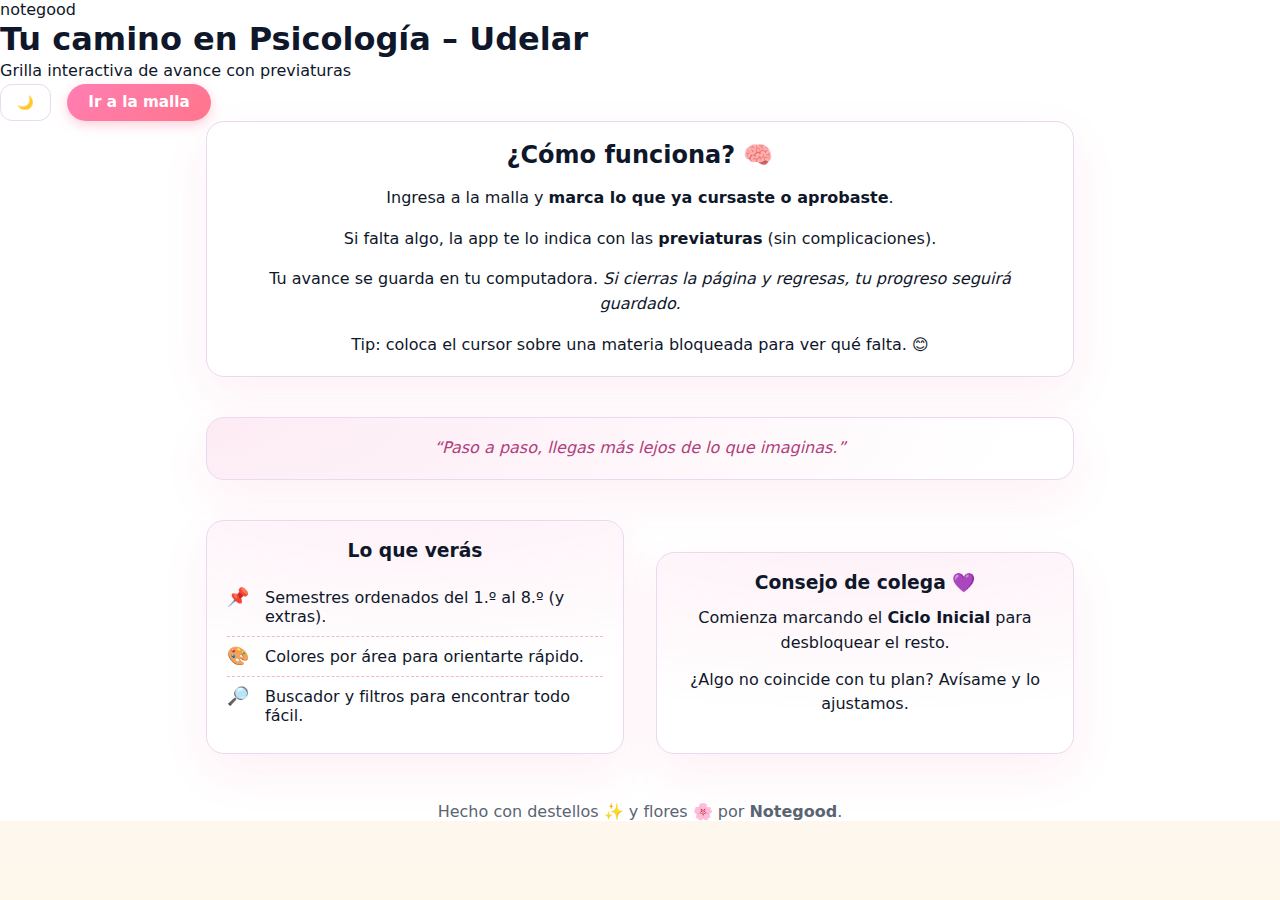
<file: index.html>
<!doctype html>
<html lang="es">
<head>
  <meta charset="utf-8" />
  <meta name="viewport" content="width=device-width, initial-scale=1" />
  <title>Tu camino en Psicología – Udelar</title>
  <link rel="stylesheet" href="css/style.css" />
</head>
<body>
  <!-- Decoración sutil (también con parallax) -->
  <div class="bg-decor" aria-hidden="true">
    <span class="sparkle s1"></span>
    <span class="sparkle s2"></span>
    <span class="sparkle s3"></span>
    <span class="petal p1"></span>
    <span class="petal p2"></span>
    <span class="petal p3"></span>
  </div>

  <header class="site-header">
    <div class="brand">
      <span class="brand-badge"><span class="dot"></span>notegood</span>
      <h1>Tu camino en Psicología – Udelar</h1>
      <p class="subtitle">Grilla interactiva de avance con previaturas</p>
    </div>
    <nav class="actions">
      <button id="btn-theme" class="btn btn-ghost" title="Cambiar tema">🌙</button>
      <a class="btn btn-malla" href="malla.html">Ir a la malla</a>
    </nav>
  </header>

  <main class="container narrow stack-xl">
    <!-- Hero -->
    <section class="card hero-notegood stack-sm center">
      <h2>¿Cómo funciona? 🧠</h2>
      <p>Ingresa a la malla y <strong>marca lo que ya cursaste o aprobaste</strong>.</p>
      <p>Si falta algo, la app te lo indica con las <strong>previaturas</strong> (sin complicaciones).</p>
      <p>Tu avance se guarda en tu computadora. <em>Si cierras la página y regresas, tu progreso seguirá guardado.</em></p>
      <p class="muted">Tip: coloca el cursor sobre una materia bloqueada para ver qué falta. 😊</p>
    </section>

    <!-- Frase motivacional (avance/logro) -->
    <section class="card quote-card center">
      <p class="quote" id="quote-box">“Paso a paso, llegas más lejos de lo que imaginas.”</p>
    </section>

    <!-- Info -->
    <section class="grid-2 stack-lg">
      <article class="card soft-pink center stack-xs">
        <h3>Lo que verás</h3>
        <ul class="icon-list">
          <li><span class="ico">📌</span> Semestres ordenados del 1.º al 8.º (y extras).</li>
          <li><span class="ico">🎨</span> Colores por área para orientarte rápido.</li>
          <li><span class="ico">🔎</span> Buscador y filtros para encontrar todo fácil.</li>
        </ul>
      </article>

      <article class="card soft-pink center stack-xs">
        <h3>Consejo de colega 💜</h3>
        <p>Comienza marcando el <strong>Ciclo Inicial</strong> para desbloquear el resto.</p>
        <p>¿Algo no coincide con tu plan? Avísame y lo ajustamos.</p>
      </article>
    </section>
  </main>

  <footer class="footer center">
    Hecho con destellos ✨ y flores 🌸 por <strong>Notegood</strong>.
  </footer>

  <script type="module">
    // ====== Tema claro/oscuro (emoji) ======
    const KEY = "ng-theme";
    const btn = document.getElementById("btn-theme");
    const saved = localStorage.getItem(KEY) || "light";
    document.documentElement.setAttribute("data-theme", saved);
    btn.textContent = saved === "light" ? "🌙" : "☀️";
    btn.addEventListener("click", () => {
      const current = document.documentElement.getAttribute("data-theme") || "light";
      const next = current === "light" ? "dark" : "light";
      document.documentElement.setAttribute("data-theme", next);
      localStorage.setItem(KEY, next);
      btn.textContent = next === "light" ? "🌙" : "☀️";
    });

    // ====== Parallax en scroll (fluido) ======
    const root = document.documentElement;
    const onScroll = () => {
      // Valores pequeños para movimiento sutil
      const y = window.scrollY || window.pageYOffset;
      root.style.setProperty('--scrollY', y.toString());
      root.style.setProperty('--parallax-strong', (y * -0.08) + 'px'); // capa de gradientes
      root.style.setProperty('--parallax-soft',   (y * -0.04) + 'px'); // decoraciones
    };
    window.addEventListener('scroll', onScroll, { passive: true });
    onScroll();

    // Frases motivacionales (solo avance/logro)
    const QUOTES = [
      "“Paso a paso, llegas más lejos de lo que imaginas.”",
      "“Pequeños avances constantes construyen grandes logros.”",
      "“Lo que hoy marcas como hecho, mañana es impulso.”",
      "“Sigue sumando: cada materia cuenta.”",
      "“Haz que cada semestre cuente.”"
    ];
    const qbox = document.getElementById("quote-box");
    setInterval(()=>{ qbox.textContent = QUOTES[Math.floor(Math.random()*QUOTES.length)] }, 9000);
  </script>
</body>
</html>
</file>
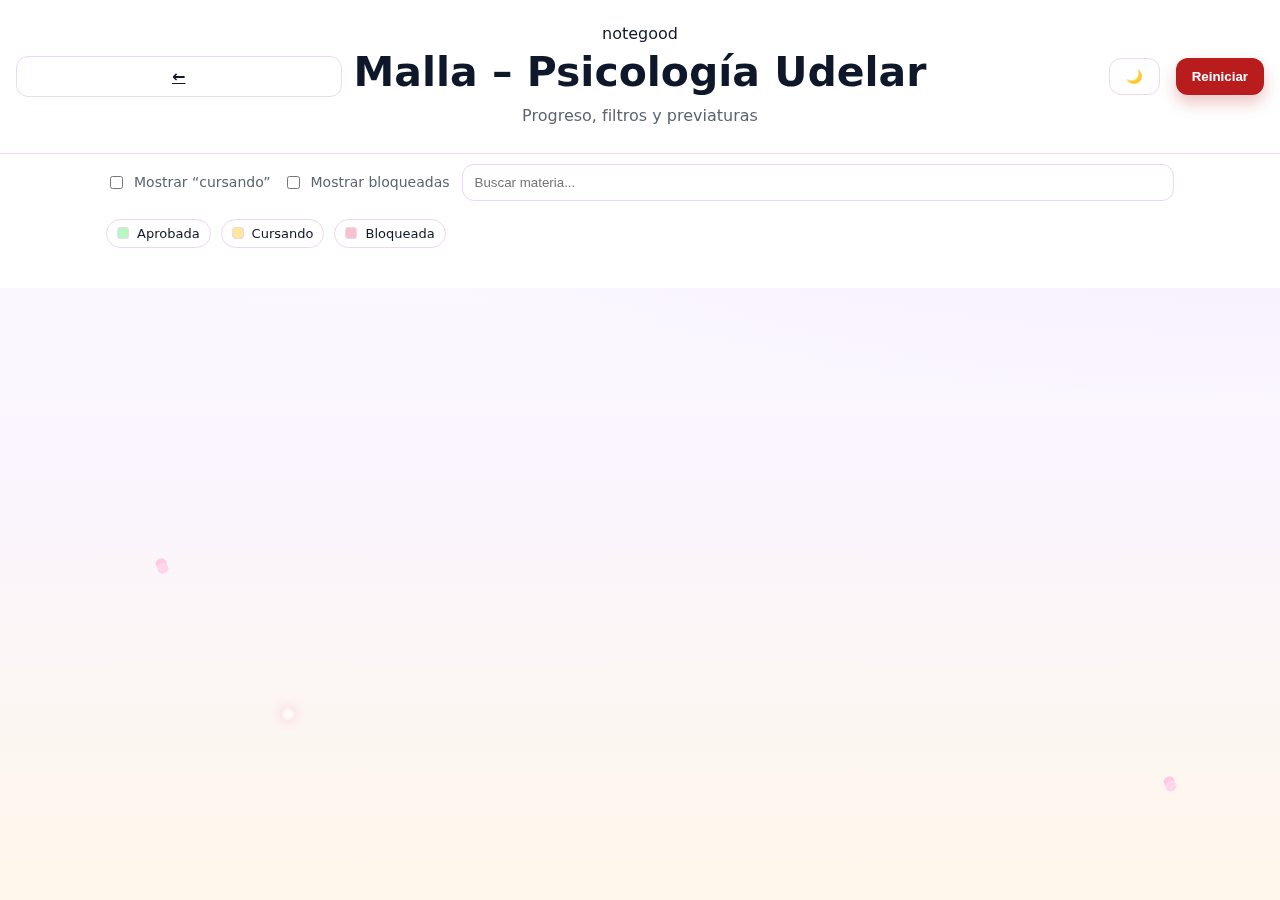
<file: malla.html>
<!-- malla.html -->
<!doctype html>
<html lang="es">
<head>
  <meta charset="utf-8" />
  <meta name="viewport" content="width=device-width, initial-scale=1" />
  <title>Malla – Psicología Udelar</title>
  <link rel="stylesheet" href="css/style.css" />
</head>
<body>
  <!-- Decoración -->
  <div class="bg-decor" aria-hidden="true">
    <span class="sparkle s1"></span>
    <span class="sparkle s2"></span>
    <span class="sparkle s3"></span>
    <span class="petal p1"></span>
    <span class="petal p2"></span>
    <span class="petal p3"></span>
  </div>

  <header class="site-header site-header--center">
    <a class="btn btn-ghost" href="index.html" title="Volver">←</a>

    <div class="brand brand--center">
      <span class="brand-badge"><span class="dot"></span>notegood</span>
      <h1>Malla – Psicología Udelar</h1>
      <p class="subtitle">Progreso, filtros y previaturas</p>
    </div>

    <nav class="actions">
      <button id="btn-theme" class="btn btn-ghost" title="Cambiar tema">🌙</button>
      <button id="btn-reset" class="btn btn-danger" title="Reiniciar progreso">Reiniciar</button>
    </nav>
  </header>

  <main class="container stack-xl">
    <!-- Filtros -->
    <div class="toolbar">
      <label class="switch">
        <input type="checkbox" id="showTaking" />
        <span>Mostrar “cursando”</span>
      </label>

      <label class="switch">
        <input type="checkbox" id="showLocked" />
        <span>Mostrar bloqueadas</span>
      </label>

      <input class="search" id="search" type="search" placeholder="Buscar materia..." />
    </div>

    <!-- Leyenda -->
    <div class="legend">
      <span class="chip"><span class="swatch" style="background:#b7f7c2"></span>Aprobada</span>
      <span class="chip"><span class="swatch" style="background:#ffe69a"></span>Cursando</span>
      <span class="chip"><span class="swatch" style="background:#f7c2cc"></span>Bloqueada</span>
    </div>

    <!-- Grilla -->
    <div class="grid" id="grid"></div>
  </main>

  <script type="module">
    import { initTheme, attachThemeToggle, initParallax } from "./js/theme.js";
    import { initMalla } from "./js/app.js";

    initTheme();
    attachThemeToggle("btn-theme");
    initParallax();
    initMalla(); // carga JSON, renderiza columnas, aplica previaturas
  </script>
</body>
</html>
</file>
<file: css/style.css>
/* ===== TOKENS ===== */
:root{
  --brand:#7c3aed;
  --brand-2:#ec4899;

  --bg:#ffffff;
  --bg-grad-1:#ffffff; 
  --bg-grad-2:#faf5ff; 
  --bg-grad-3:#fff8e6; 

  --card:#ffffff; 
  --text:#0f172a; 
  --muted:#5b6473; 
  --border:#ead9ef;

  --btn:#111827; 
  --btn-fg:#ffffff; 
  --btn-ghost:#ffffff; 
  --btn-ghost-fg:#111827;

  --s-2:8px; --s-3:12px; --s-4:16px; --s-5:20px;
  --s-6:24px; --s-7:28px; --s-8:32px; --s-10:40px; --s-12:48px;

  --ring: 0 0 0 3px color-mix(in oklab, var(--brand-2) 35%, transparent);

  --parallax-strong: 0px;
  --parallax-soft: 0px;
}

/* Tema oscuro */
:root[data-theme="dark"]{
  --bg:#0f1115; --bg-grad-1:#0f1115; --bg-grad-2:#141725; --bg-grad-3:#1a1420;
  --card:#151823; --text:#e8ecf1; --muted:#9aa4b2; --border:#2a2f3d;
  --btn:#1f2433; --btn-fg:#e8ecf1; --btn-ghost:#121622; --btn-ghost-fg:#e8ecf1;
  --ring: 0 0 0 3px color-mix(in oklab, var(--brand) 35%, transparent);
}

/* ===== BASE ===== */
*{box-sizing:border-box}
html,body{
  margin:0; padding:0; color:var(--text);
  font-family:Inter,system-ui,Segoe UI,Roboto,Arial,sans-serif;
  -webkit-font-smoothing:antialiased; text-rendering:optimizeLegibility;
  background: var(--bg);
}
body::before{
  content:""; position:fixed; inset:-12% -12% -12% -12%; z-index:-2; pointer-events:none;
  background:
    radial-gradient(1200px 420px at 12% 0%, color-mix(in oklab, var(--brand-2) 12%, transparent), transparent),
    radial-gradient(1200px 420px at 88% 8%, color-mix(in oklab, var(--brand) 12%, transparent), transparent),
    linear-gradient(180deg, var(--bg-grad-1), var(--bg-grad-2), var(--bg-grad-3));
  background-repeat:no-repeat;
  filter: saturate(1.02);
  transform: translateY(var(--parallax-strong));
  will-change: transform;
}
p{line-height:1.55; margin:0}
h1,h2,h3{margin:0; line-height:1.25}
.center{text-align:center}

/* ===== DECORACIÓN (parallax) ===== */
.bg-decor{position:fixed; inset:0; pointer-events:none; z-index:-1;
  transform: translateY(var(--parallax-soft)); will-change: transform;
}
.sparkle,.petal{position:absolute; filter:blur(.2px); opacity:.65}
.sparkle{
  width:12px;height:12px;border-radius:50%;
  background:radial-gradient(circle, #fff 0 35%, transparent 36%);
  box-shadow:0 0 14px color-mix(in oklab, var(--brand-2) 60%, #fff);
  animation:float 7s ease-in-out infinite;
}
.s1{top:12%; left:8%} .s2{top:28%; right:10%} .s3{bottom:20%; left:22%}
.petal{
  width:16px;height:16px;border-radius:50%; opacity:.85; transform:rotate(25deg);
  background:
    radial-gradient(circle at 60% 60%, #ffd1e8 0 40%, transparent 41%),
    radial-gradient(circle at 40% 40%, #ffc0df 0 40%, transparent 41%);
  animation:float 9s ease-in-out infinite reverse;
}
.p1{top:18%; right:22%} .p2{bottom:12%; right:8%} .p3{top:62%; left:12%}
@keyframes float{0%,100%{transform:translateY(0)} 50%{transform:translateY(-5px)}}

/* ===== LAYOUT ===== */
.container{max-width:1100px; margin:0 auto; padding:0 var(--s-4)}
.narrow{max-width:900px}
.stack-xs > * + *{margin-top:var(--s-3)}
.stack-sm > * + *{margin-top:var(--s-4)}
.stack-md > * + *{margin-top:var(--s-6)}
.stack-lg > * + *{margin-top:var(--s-8)}
.stack-xl > * + *{margin-top:var(--s-10)}

.grid-2{
  display:grid; gap:var(--s-8);
  grid-template-columns: repeat(2, minmax(260px,1fr));
}
@media (max-width: 880px){
  .grid-2{ grid-template-columns: 1fr }
}

/* ===== HEADER CENTRADO ===== */
.site-header--center{
  display: grid;
  grid-template-columns: 1fr auto 1fr;
  align-items: center;
  gap: 12px;
  padding: var(--s-6) var(--s-4);
  border-bottom: 1px solid var(--border);
  backdrop-filter: saturate(1.05) blur(2px);
}
.site-header--center .brand--center{
  text-align: center;
  justify-self: center;
}
.site-header--center .actions{
  justify-self: end;
  display: flex;
  gap: var(--s-4);
  flex-wrap: wrap;
}
.brand--center h1{
  font-size: clamp(24px, 3.2vw, 48px);
  line-height: 1.15;
  margin: 6px 0 2px;
}
.brand--center .subtitle{
  margin-top: var(--s-2);
  color: var(--muted);
  font-weight: 500;
}
@media (max-width: 880px){
  .site-header--center{
    grid-template-columns: 1fr auto;
    grid-template-areas:
      "actions actions"
      "brand   brand";
  }
  .site-header--center .header-spacer{ display:none }
  .site-header--center .actions{ grid-area:actions }
  .site-header--center .brand--center{ grid-area:brand; margin-top: var(--s-4) }
}

/* ===== CARDS ===== */
.card{
  background:var(--card); border:1px solid var(--border); border-radius:18px;
  padding:18px 20px;
  box-shadow:0 18px 50px rgba(246, 44, 125, .07);
}

/* ===== HERO SPOTLIGHT ===== */
.overline{
  display:inline-block; padding:4px 10px; border-radius:999px;
  font-size:12px; font-weight:700; letter-spacing:.04em; text-transform:uppercase;
  color:color-mix(in oklab, var(--text) 70%, #fff0);
  background:linear-gradient(135deg, color-mix(in oklab, var(--brand) 16%, #fff0), color-mix(in oklab, var(--brand-2) 16%, #fff0));
  border:1px solid var(--border);
}
.hero-spotlight{
  position:relative; isolation:isolate; overflow:hidden;
  padding:clamp(22px, 4vw, 44px) clamp(22px, 5vw, 56px);
  background:
    radial-gradient(700px 220px at 50% 12%, color-mix(in oklab, var(--brand-2) 18%, transparent), transparent),
    radial-gradient(1200px 380px at 50% 120%, color-mix(in oklab, var(--brand) 12%, transparent), transparent),
    var(--card);
  box-shadow:0 22px 60px rgba(236,72,153,.10), inset 0 0 0 1px var(--border);
  border-radius:22px;
}
.hero-spotlight::before{
  content:""; position:absolute; inset:-30% -30% -30% -30%;
  z-index:-1; pointer-events:none; mix-blend-mode:soft-light;
  background:
    radial-gradient(340px 220px at 50% 18%, color-mix(in oklab, var(--brand-2) 22%, transparent), transparent),
    conic-gradient(from 200deg at 50% 18%, color-mix(in oklab, var(--brand) 14%, transparent), transparent 20% 80%, color-mix(in oklab, var(--brand-2) 10%, transparent));
  animation:heroGlow 8s ease-in-out infinite alternate;
  filter:saturate(1.02);
}
@keyframes heroGlow{
  0%   { transform:translateY(-6px) scale(1);   opacity:.85; }
  100% { transform:translateY(6px)  scale(1.02); opacity:.95; }
}
.hero-spotlight h2{ font-size:clamp(22px, 3.2vw, 34px); margin-bottom:6px; }
.hero-spotlight p{ max-width:880px; margin-inline:auto; }
.hero-cta{ margin-top:18px; }

/* Botón CTA hero */
.btn-hero{
  padding:12px 20px; font-size:15px; border-radius:14px;
  background:linear-gradient(90deg, var(--brand), var(--brand-2));
  color:#fff; border:none; text-decoration:none;
  box-shadow:0 10px 20px rgba(236, 72, 153, .20);
  transition:transform .18s ease, box-shadow .18s ease, background-position .18s ease;
  background-size:150% 100%; background-position:0% 0%;
}
.btn-hero:hover{
  transform:translateY(-1px);
  background-position:100% 0%;
  box-shadow:0 14px 26px rgba(236,72,153,.26);
}

/* ===== Otras tarjetas ===== */
.quote-card{
  background:
    radial-gradient(900px 220px at -10% 10%, color-mix(in oklab, var(--brand-2) 12%, transparent), transparent),
    var(--card);
}
.soft-pink{
  background:
    radial-gradient(640px 220px at 50% -30%, color-mix(in oklab, var(--brand-2) 10%, transparent), transparent),
    var(--card);
}
.quote{font-style:italic; color:color-mix(in oklab, var(--brand-2) 75%, var(--text))}

/* ===== BOTONES ===== */
.actions{display:flex; gap:var(--s-4); flex-wrap:wrap}
.btn{
  background:var(--btn); color:var(--btn-fg); border:1px solid var(--border);
  padding:10px 16px; border-radius:12px; cursor:pointer; font-weight:600;
  display:flex; align-items:center; justify-content:center;
}
.btn:hover{filter:brightness(1.05)}
.btn:focus-visible{outline:none; box-shadow:var(--ring)}
.btn-ghost{background:var(--btn-ghost); color:var(--btn-ghost-fg)}
.btn-danger{
  background:#b91c1c; color:#fff; border:none;
  box-shadow:0 8px 16px rgba(185,28,28,.25);
}
.btn-malla{
  background: linear-gradient(135deg, #ff7eb3, #ff758c);
  color: white; font-weight: 600; border: none;
  border-radius: 999px; padding: 0.6em 1.4em; font-size: 0.95rem;
  cursor: pointer; text-decoration: none;
  box-shadow: 0 4px 12px rgba(255, 118, 150, 0.35);
  transition: transform .2s ease, box-shadow .3s ease, background .3s ease;
}
.btn-malla:hover{
  background: linear-gradient(135deg, #ff94c2, #ff829f);
  transform: translateY(-2px);
  box-shadow: 0 6px 16px rgba(255, 118, 150, 0.45);
}

/* ===== FOOTER ===== */
.footer{max-width:900px; margin:var(--s-12) auto var(--s-10); padding:0 var(--s-4); color:var(--muted)}

/* ===== Bullets con íconos ===== */
.icon-list{ list-style:none; padding:0; margin:var(--s-4) auto 0; max-width:520px; text-align:left }
.icon-list li{
  display:grid; grid-template-columns:28px 1fr; align-items:start; gap:10px;
  padding:10px 0; border-bottom:1px dashed color-mix(in oklab, var(--brand-2) 25%, var(--border));
}
.icon-list li:last-child{ border-bottom:0 }
.icon-list .ico{ font-size:18px; line-height:1 }

/* ===== MALLA ===== */
.grid{display:grid; grid-template-columns:repeat(9,1fr); gap:14px}
@media (max-width:1100px){ .grid{grid-template-columns:repeat(3,1fr)} }
@media (max-width:680px){ .grid{grid-template-columns:repeat(2,1fr)} }

.column{display:flex; flex-direction:column; gap:14px}
.col-title{font-weight:800; margin:2px 0 6px; color:color-mix(in oklab, var(--text) 85%, #fff0); text-align:center}

.card-materia{
  position:relative; background:var(--card); border:1px solid var(--border);
  border-radius:14px; padding:12px; display:flex; flex-direction:column; gap:8px
}
.card-materia .header{display:flex; align-items:center; gap:8px}
.title{font-weight:700; line-height:1.2}
.meta{font-size:12px; color:var(--muted)}
.tags{display:flex; gap:6px; flex-wrap:wrap}
.tag{font-size:11px; padding:2px 6px; border-radius:6px; background:color-mix(in oklab, var(--bg) 80%, #fff0); border:1px solid var(--border); color:color-mix(in oklab, var(--text) 85%, #fff0)}

.statebar{display:flex; gap:8px; margin-top:4px}
.statebar button{flex:1; border-radius:10px; border:1px solid var(--border); padding:8px; cursor:pointer}
.state-ok{background:#102018; color:#b7f7c2; border-color:#1f3d2a}
.state-warn{background:#1f1b0a; color:#ffe69a; border-color:#473b13}
.state-locked{background:#1a161b; color:#ecb1b1; border-color:#3c1f26}
.locked{opacity:.6; filter:saturate(.85)}

.tooltip{position:absolute; inset:auto 8px 8px auto; background:color-mix(in oklab, var(--bg) 92%, #fff0); border:1px solid var(--border); border-radius:10px; padding:8px 10px; color:color-mix(in oklab, var(--text) 85%, #fff0); font-size:12px; max-width:360px; display:none}
.card-materia:hover .tooltip{display:block}

.legend{display:flex; gap:10px; flex-wrap:wrap; margin:6px 0 14px}
.legend .chip{display:inline-flex; align-items:center; gap:8px; padding:6px 10px; border-radius:999px; background:color-mix(in oklab, var(--card) 70%, #0000); border:1px solid var(--border); font-size:13px}
.legend .swatch{width:12px; height:12px; border-radius:3px; border:1px solid var(--border)}

.toolbar{display:flex; gap:12px; align-items:center; flex-wrap:wrap; margin:10px 0 18px}
.switch{display:inline-flex; gap:8px; align-items:center; color:var(--muted); font-size:14px}
.search{flex:1; min-width:220px; padding:10px 12px; border-radius:12px; border:1px solid var(--border); background:color-mix(in oklab, var(--bg) 85%, #fff0); color:var(--text)}
</file>
